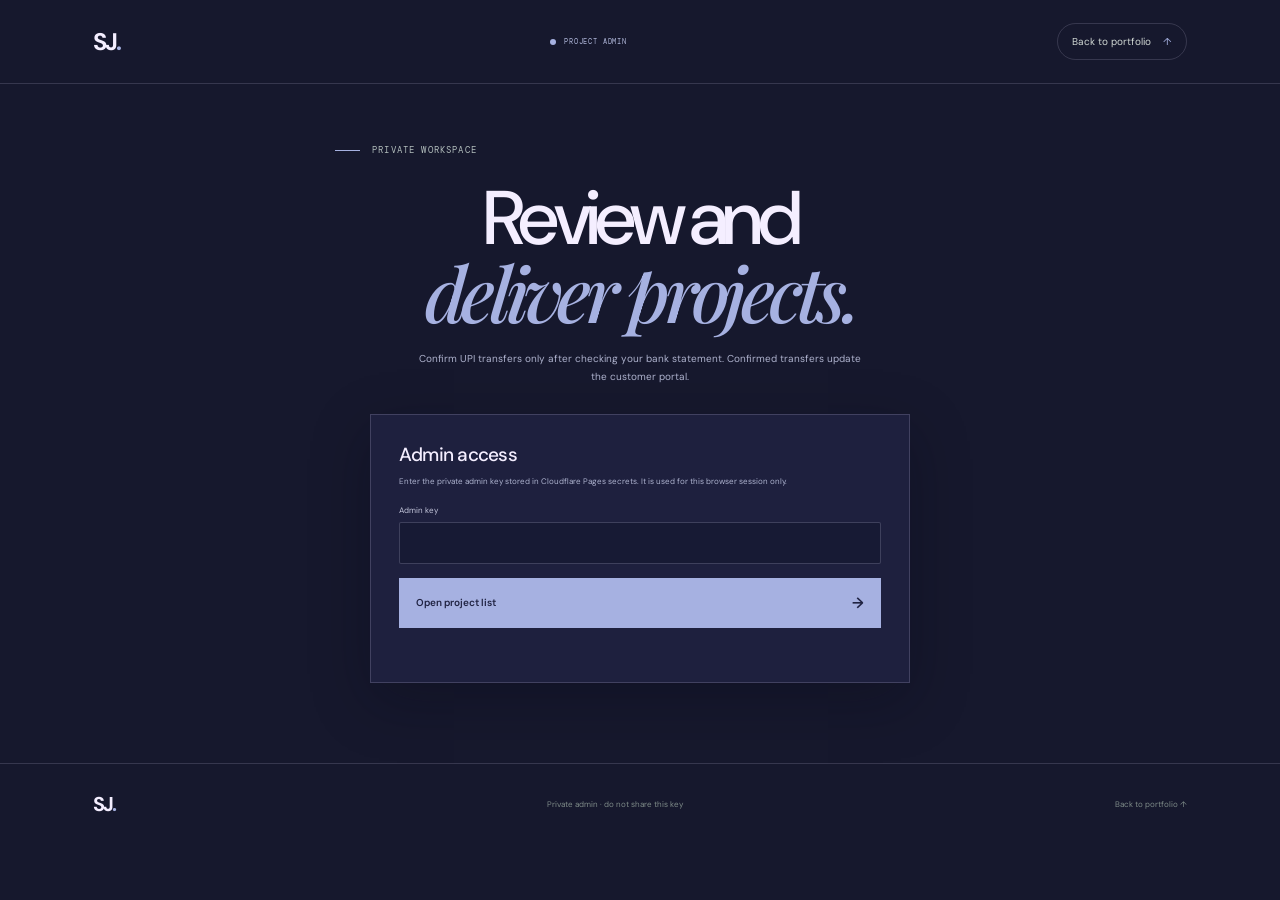
<file: admin.html>
<!doctype html>
<html lang="en">
  <head>
    <meta charset="utf-8" />
    <meta name="viewport" content="width=device-width, initial-scale=1" />
    <meta name="theme-color" content="#16182d" />
    <meta name="robots" content="noindex,nofollow" />
    <meta name="referrer" content="no-referrer" />
    <title>Project Admin — Sam Jebaraj S</title>
    <link rel="stylesheet" href="styles.css" />
    <link rel="stylesheet" href="booking.css" />
    <link rel="stylesheet" href="admin.css" />
    <script src="admin.js" defer></script>
  </head>
  <body>
    <div class="site-shell admin-shell">
      <header class="site-header">
        <a class="wordmark" href="index.html" aria-label="Sam Jebaraj S, home">SJ<span>.</span></a>
        <span class="admin-label"><i></i> PROJECT ADMIN</span>
        <a class="header-cta" href="index.html">Back to portfolio <span aria-hidden="true">↑</span></a>
      </header>
      <main class="admin-main section-pad">
        <section class="admin-heading"><p class="eyebrow"><span class="eyebrow-line"></span> Private workspace</p><h1>Review and<br /><em>deliver projects.</em></h1><p>Confirm UPI transfers only after checking your bank statement. Confirmed transfers update the customer portal.</p></section>
        <section class="admin-auth admin-card" id="admin-auth">
          <h2>Admin access</h2>
          <p>Enter the private admin key stored in Cloudflare Pages secrets. It is used for this browser session only.</p>
          <form id="admin-login-form"><label class="field"><span>Admin key</span><input id="admin-key" type="password" autocomplete="current-password" required minlength="32" /></label><button class="pay-button" type="submit"><span>Open project list</span><span aria-hidden="true">→</span></button></form>
          <p class="admin-message" id="admin-login-message" role="status" aria-live="polite"></p>
        </section>
        <section id="admin-dashboard" hidden>
          <div class="admin-toolbar"><div><span class="booking-label">BOOKINGS</span><h2>Customer projects</h2></div><button class="refresh-button" id="admin-refresh" type="button">Refresh list</button></div>
          <p class="admin-message" id="admin-message" role="status" aria-live="polite"></p>
          <div class="admin-project-list" id="admin-project-list"></div>
        </section>
      </main>
      <footer class="site-footer"><a class="wordmark" href="index.html">SJ<span>.</span></a><span>Private admin · do not share this key</span><span><a href="index.html">Back to portfolio ↑</a></span></footer>
    </div>
  </body>
</html>
</file>
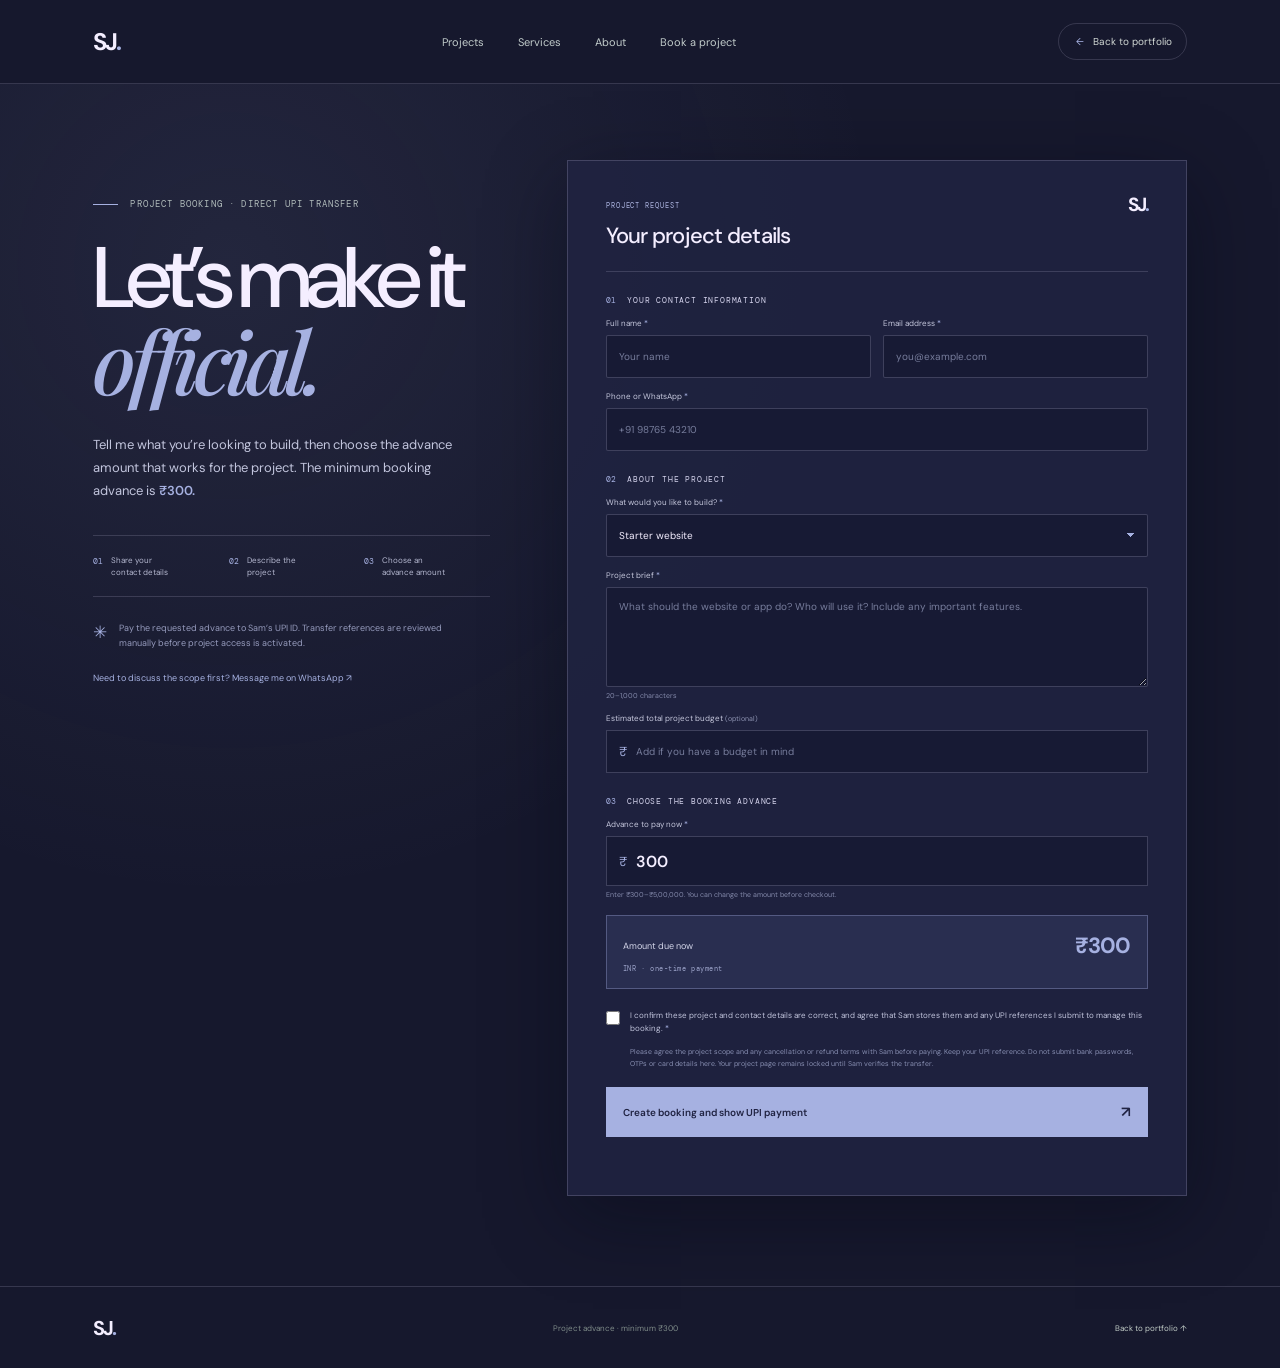
<file: booking.html>
<!doctype html>
<html lang="en">
  <head>
    <meta charset="utf-8" />
    <meta name="viewport" content="width=device-width, initial-scale=1" />
    <meta name="theme-color" content="#16182d" />
    <meta name="description" content="Share your project details and pay a project booking advance to Sam Jebaraj S by UPI." />
    <title>Book a Project — Sam Jebaraj S</title>
    <link rel="stylesheet" href="styles.css" />
    <link rel="stylesheet" href="booking.css" />
    <script src="config.js" defer></script>
    <script src="booking.js" defer></script>
  </head>
  <body>
    <div class="site-shell booking-shell">
      <header class="site-header">
        <a class="wordmark" href="index.html" aria-label="Sam Jebaraj S, home">SJ<span>.</span></a>
        <button class="menu-toggle" aria-expanded="false" aria-controls="booking-nav" aria-label="Open navigation"><span></span><span></span></button>
        <nav class="main-nav" id="booking-nav" aria-label="Main navigation">
          <a href="index.html#work">Projects</a>
          <a href="index.html#services">Services</a>
          <a href="index.html#about">About</a>
          <a class="nav-active" href="booking.html" aria-current="page">Book a project</a>
        </nav>
        <a class="header-cta" href="index.html"><span aria-hidden="true">←</span> Back to portfolio</a>
      </header>

      <main class="booking-main">
        <section class="booking-hero section-pad">
          <div class="booking-intro">
            <p class="eyebrow"><span class="eyebrow-line"></span> Project booking · direct UPI transfer</p>
            <h1>Let’s make it<br /><em>official.</em></h1>
            <p class="booking-lead">Tell me what you’re looking to build, then choose the advance amount that works for the project. The minimum booking advance is <strong>₹300.</strong></p>
            <div class="booking-steps">
              <div><span>01</span><p>Share your<br />contact details</p></div>
              <div><span>02</span><p>Describe the<br />project</p></div>
              <div><span>03</span><p>Choose an<br />advance amount</p></div>
            </div>
            <div class="booking-security"><span class="security-icon">✳</span><p>Pay the requested advance to Sam’s UPI ID. Transfer references are reviewed manually before project access is activated.</p></div>
            <a class="booking-whatsapp" data-booking-whatsapp href="#" hidden target="_blank" rel="noreferrer">Need to discuss the scope first? Message me on WhatsApp ↗</a>
          </div>

          <div class="booking-card">
            <div class="booking-card-heading"><div><span class="booking-label">PROJECT REQUEST</span><h2>Your project details</h2></div><span class="booking-card-mark">SJ<span>.</span></span></div>
            <form id="booking-form" novalidate>
              <div class="field-group-title"><span>01</span> Your contact information</div>
              <div class="field-grid">
                <label class="field"><span>Full name <b>*</b></span><input name="customerName" id="customer-name" autocomplete="name" maxlength="80" required placeholder="Your name" /></label>
                <label class="field"><span>Email address <b>*</b></span><input name="customerEmail" id="customer-email" type="email" autocomplete="email" maxlength="254" required placeholder="you@example.com" /></label>
                <label class="field field-full"><span>Phone or WhatsApp <b>*</b></span><input name="customerPhone" id="customer-phone" type="tel" autocomplete="tel" inputmode="tel" maxlength="24" required placeholder="+91 98765 43210" /></label>
              </div>

              <div class="field-group-title"><span>02</span> About the project</div>
              <div class="field-grid">
                <label class="field field-full"><span>What would you like to build? <b>*</b></span><select name="projectType" id="project-type" required><option value="starter">Starter website</option><option value="business">Business website</option><option value="custom">Online shop or custom web app</option></select></label>
                <label class="field field-full"><span>Project brief <b>*</b></span><textarea name="projectBrief" id="project-brief" minlength="20" maxlength="1000" required placeholder="What should the website or app do? Who will use it? Include any important features."></textarea><small>20–1,000 characters</small></label>
                <label class="field field-full"><span>Estimated total project budget <small>(optional)</small></span><div class="money-input"><span>₹</span><input name="projectBudget" id="project-budget" type="number" inputmode="numeric" min="0" max="10000000" step="1" placeholder="Add if you have a budget in mind" /></div></label>
              </div>

              <div class="field-group-title"><span>03</span> Choose the booking advance</div>
              <label class="field field-full"><span>Advance to pay now <b>*</b></span><div class="money-input money-input-advance"><span>₹</span><input name="advanceAmountRupees" id="advance-amount" type="number" inputmode="numeric" min="300" max="500000" step="1" value="300" required aria-describedby="advance-help" /></div><small id="advance-help">Enter ₹300–₹5,00,000. You can change the amount before checkout.</small></label>
              <div class="amount-summary"><span>Amount due now</span><strong id="amount-summary">₹300</strong><small>INR · one-time payment</small></div>

              <label class="booking-consent"><input id="booking-consent" type="checkbox" required /><span>I confirm these project and contact details are correct, and agree that Sam stores them and any UPI references I submit to manage this booking. <b>*</b></span></label>
              <p class="booking-terms">Please agree the project scope and any cancellation or refund terms with Sam before paying. Keep your UPI reference. Do not submit bank passwords, OTPs or card details here. Your project page remains locked until Sam verifies the transfer.</p>
              <button class="pay-button" id="pay-button" type="submit"><span class="pay-button-label">Create booking and show UPI payment</span><span aria-hidden="true">↗</span></button>
              <div class="payment-status" id="payment-status" role="status" aria-live="polite"></div>
              <section class="upi-panel" id="upi-panel" hidden aria-labelledby="upi-heading">
                <div class="upi-panel-heading"><span class="booking-label">MANUAL UPI TRANSFER</span><h3 id="upi-heading">Pay your booking advance</h3></div>
                <p>Transfer the exact amount below. Your project link is private; share it only with the customer.</p>
                <div class="upi-details"><span>Pay to</span><strong id="upi-id">samjebaraj2412-1@oksbi</strong><button class="copy-upi" id="copy-upi" type="button">Copy UPI ID</button></div>
                <div class="amount-summary"><span>Transfer this advance</span><strong id="upi-amount">₹300</strong><small>Use the project reference in the UPI note if your app allows it.</small></div>
                <a class="pay-button upi-launch" id="upi-launch" href="#" rel="noreferrer"><span>Open your UPI app</span><span aria-hidden="true">↗</span></a>
                <p class="upi-reminder">After transfer, open the project page and submit the UPI reference (UTR). It will stay pending until Sam checks the bank transaction.</p>
                <a class="portal-link" id="portal-link" href="#">Open private project page ↗</a>
              </section>
            </form>
          </div>
        </section>
      </main>

      <footer class="site-footer"><a class="wordmark" href="index.html" aria-label="Back to portfolio">SJ<span>.</span></a><span>Project advance · minimum ₹300</span><span><a href="index.html">Back to portfolio ↑</a></span></footer>
    </div>
  </body>
</html>
</file>
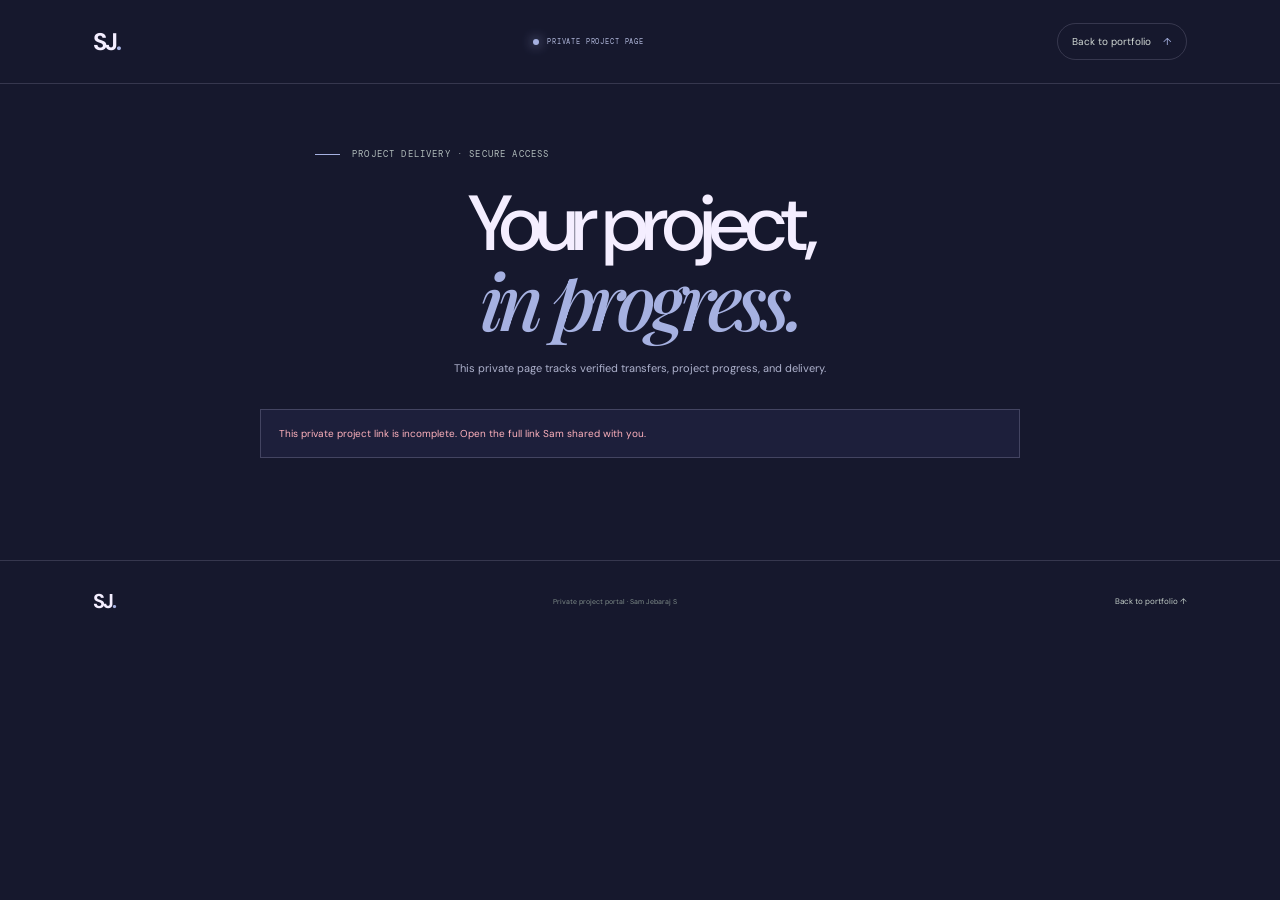
<file: project.html>
<!doctype html>
<html lang="en">
  <head>
    <meta charset="utf-8" />
    <meta name="viewport" content="width=device-width, initial-scale=1" />
    <meta name="theme-color" content="#16182d" />
    <meta name="robots" content="noindex,nofollow" />
    <meta name="referrer" content="no-referrer" />
    <meta name="description" content="Private project progress and delivery portal." />
    <title>Private Project Portal — Sam Jebaraj S</title>
    <link rel="stylesheet" href="styles.css" />
    <link rel="stylesheet" href="booking.css" />
    <link rel="stylesheet" href="project.css" />
    <script src="config.js" defer></script>
    <script src="project.js" defer></script>
  </head>
  <body>
    <div class="site-shell portal-shell">
      <header class="site-header portal-header">
        <a class="wordmark" href="index.html" aria-label="Sam Jebaraj S, home">SJ<span>.</span></a>
        <span class="portal-private-label"><i></i> PRIVATE PROJECT PAGE</span>
        <a class="header-cta" href="index.html">Back to portfolio <span aria-hidden="true">↑</span></a>
      </header>

      <main class="portal-main section-pad">
        <section class="portal-heading">
          <p class="eyebrow"><span class="eyebrow-line"></span> Project delivery · secure access</p>
          <h1 id="portal-title">Your project,<br /><em>in progress.</em></h1>
          <p class="portal-lead">This private page tracks verified transfers, project progress, and delivery.</p>
        </section>

        <p class="portal-message" id="portal-message" role="status" aria-live="polite">Loading your private project page…</p>

        <section class="portal-content" id="portal-content" hidden>
          <div class="project-overview portal-card">
            <div class="project-overview-top"><span class="booking-label">PROJECT REFERENCE</span><span id="project-reference" class="reference-code"></span></div>
            <h2 id="project-greeting"></h2>
            <p class="project-brief" id="project-brief"></p>
            <div class="project-overview-bottom"><span id="project-kind"></span><span id="project-created"></span></div>
          </div>

          <div class="portal-stats">
            <article class="portal-stat"><span>Verified payments</span><strong id="paid-amount">₹0</strong><small>Only Sam-confirmed UPI transfers count here</small></article>
            <article class="portal-stat"><span>Agreed project price</span><strong id="total-amount">Awaiting quote</strong><small id="quote-caption">Sam will add the confirmed scope and price</small></article>
            <article class="portal-stat portal-stat-accent"><span>Remaining balance</span><strong id="due-amount">—</strong><small id="due-caption">Updates after payment review</small></article>
          </div>

          <section class="portal-card transfer-card" id="transfer-card">
            <div class="portal-section-heading"><div><span class="booking-label">UPI TRANSFER</span><h2 id="transfer-title">Booking advance</h2></div><span class="portal-step">01</span></div>
            <div class="transfer-instructions" id="transfer-instructions"></div>
            <div class="upi-details portal-upi-details"><span>Pay to</span><strong id="portal-upi-id"></strong><button class="copy-upi" id="portal-copy-upi" type="button">Copy UPI ID</button></div>
            <div class="amount-summary"><span id="transfer-amount-label">Requested transfer</span><strong id="transfer-amount">—</strong><small>INR · direct UPI transfer</small></div>
            <a class="pay-button upi-launch" id="portal-upi-launch" href="#"><span>Open your UPI app</span><span aria-hidden="true">↗</span></a>
            <form class="utr-form" id="utr-form">
              <label class="field"><span>Amount transferred (₹) <b>*</b></span><input id="utr-amount" type="number" min="1" max="10000000" step="1" required inputmode="numeric" /></label>
              <label class="field"><span>UPI transaction reference / UTR <b>*</b></span><input id="utr-reference" type="text" maxlength="50" required autocomplete="off" placeholder="Enter the reference from your UPI app" /></label>
              <button class="pay-button" id="report-button" type="submit"><span>Submit transfer reference for review</span><span aria-hidden="true">→</span></button>
              <p class="portal-small-print">Submitting a UTR does not mark a payment as received. Sam checks the actual bank transaction before confirming it.</p>
            </form>
            <p class="reported-notice" id="reported-notice" hidden></p>
          </section>

          <section class="portal-card media-card" id="preview-card" hidden>
            <div class="portal-section-heading"><div><span class="booking-label">PROJECT PREVIEW</span><h2>Your progress video</h2></div><span class="media-access media-access-open">AVAILABLE</span></div>
            <p>Preview access is active after the booking advance has been verified.</p>
            <video id="preview-video" controls playsinline preload="metadata" controlslist="nodownload" referrerpolicy="no-referrer"></video>
          </section>

          <section class="portal-card media-card final-card" id="final-card" hidden>
            <div class="portal-section-heading"><div><span class="booking-label">FINAL DELIVERY</span><h2>Your finished project</h2></div><span class="media-access media-access-open">UNLOCKED</span></div>
            <p>All payments have been verified. Your final video is ready to view and download.</p>
            <video id="final-video" controls playsinline preload="metadata" referrerpolicy="no-referrer"></video>
            <a class="pay-button download-button" id="download-final" href="#" download><span>Download final project video</span><span aria-hidden="true">↓</span></a>
          </section>

          <section class="portal-card payment-history-card">
            <div class="portal-section-heading"><div><span class="booking-label">PAYMENT HISTORY</span><h2>Transfer activity</h2></div><button class="refresh-button" id="refresh-portal" type="button">Refresh status</button></div>
            <div class="payment-history" id="payment-history"></div>
          </section>
          <p class="portal-help">Questions about scope, transfer checks or the delivery? <a data-portal-whatsapp href="#" target="_blank" rel="noreferrer">Message Sam on WhatsApp ↗</a></p>
        </section>
      </main>

      <footer class="site-footer"><a class="wordmark" href="index.html">SJ<span>.</span></a><span>Private project portal · Sam Jebaraj S</span><span><a href="index.html">Back to portfolio ↑</a></span></footer>
    </div>
  </body>
</html>
</file>
<file: styles.css>
@import url('https://fonts.googleapis.com/css2?family=DM+Mono:wght@400;500&family=DM+Sans:wght@400;500;600;700&family=Playfair+Display:ital,wght@1,500&display=swap');

:root{--bg:#16182d;--panel:#202342;--panel-2:#292e50;--ink:#F4EEFF;--muted:#DCD6F7;--dim:#A6B1E1;--line:rgba(220,214,247,.16);--acid:#A6B1E1;--mint:#DCD6F7;--deep:#424874;--sans:'DM Sans',Arial,sans-serif;--mono:'DM Mono',monospace;--serif:'Playfair Display',Georgia,serif;--pad:clamp(24px,7.3vw,112px)}
*{box-sizing:border-box}html{scroll-behavior:smooth;scroll-padding-top:88px}body{margin:0;background:var(--bg);color:var(--ink);font-family:var(--sans);-webkit-font-smoothing:antialiased}a{color:inherit;text-decoration:none}button{font:inherit}[hidden]{display:none!important}.site-shell{max-width:1600px;margin:0 auto;overflow:hidden;background:var(--bg)}.section-pad{padding-left:var(--pad);padding-right:var(--pad)}
.site-header{height:84px;padding:0 var(--pad);display:flex;align-items:center;justify-content:space-between;border-bottom:1px solid var(--line);position:relative;z-index:10}.wordmark{font-size:24px;font-weight:700;letter-spacing:-2px}.wordmark span{color:var(--acid)}.main-nav{display:flex;gap:34px}.main-nav a{font-size:11px;color:#c1cbca;transition:color .2s}.main-nav a:hover,.social-row a:hover,.github-bar a:hover{color:var(--acid)}.header-cta{display:flex;align-items:center;gap:9px;padding:11px 14px;border:1px solid var(--line);border-radius:30px;font-size:10px;color:#d1d8d4}.header-cta>span:last-child{color:var(--acid);margin-left:3px}.status-dot,.chip-dot{width:7px;height:7px;border-radius:50%;background:var(--acid);box-shadow:0 0 12px #A6B1E188;display:inline-block}.menu-toggle{display:none}
.hero{min-height:720px;height:min(790px,calc(100svh - 84px));display:grid;grid-template-columns:.9fr 1.1fr;align-items:center;position:relative;border-bottom:1px solid var(--line);padding-bottom:35px}.hero-copy{position:relative;z-index:2;padding:45px 0 20px}.eyebrow{font:9px var(--mono);text-transform:uppercase;letter-spacing:.13em;color:#b1bcbb;display:flex;align-items:center;gap:12px;margin:0 0 27px}.eyebrow-line{height:1px;width:25px;background:var(--acid);display:inline-block}.hero h1,.section-heading h2,.about-content h2,.contact-section h2{font-size:clamp(58px,7vw,100px);line-height:.98;letter-spacing:-.075em;font-weight:500;margin:0}.hero h1 em,.section-heading h2 em,.about-content h2 em,.contact-section h2 em{font-family:var(--serif);font-weight:500;letter-spacing:-.075em;color:var(--acid)}.hero-intro{max-width:430px;font-size:14px;line-height:1.8;color:#b3bfbe;margin:28px 0}.hero-actions{display:flex;align-items:center;gap:25px;flex-wrap:wrap}.button{display:inline-flex;align-items:center;gap:20px;padding:15px 19px;font-size:10px;font-weight:600;transition:transform .2s,background .2s,border-color .2s}.button:hover{transform:translateY(-3px)}.button-primary{color:#202342;background:var(--acid)}.button-primary span{font-size:15px}.text-link{font-size:10px;color:#F4EEFF;transition:color .2s}.text-link:hover{color:var(--acid)}.text-link span{color:var(--acid);padding-left:4px}.hero-proof{display:flex;align-items:center;gap:10px;margin-top:38px;font:8px var(--mono);letter-spacing:.06em;text-transform:uppercase;color:#879493}.proof-mark{font-size:17px;color:var(--acid)}.proof-sep{color:#586769}
.hero-art{height:100%;min-height:590px;position:relative;display:grid;place-items:center;perspective:1000px;overflow:hidden}.art-grid{position:absolute;inset:12% -5%;opacity:.23;background-image:linear-gradient(rgba(220,214,247,.07) 1px,transparent 1px),linear-gradient(90deg,rgba(220,214,247,.07) 1px,transparent 1px);background-size:45px 45px;mask-image:radial-gradient(ellipse at center,#000 15%,transparent 76%)}.art-glow{position:absolute;width:390px;height:390px;border-radius:50%;background:radial-gradient(circle,rgba(166,177,225,.24),rgba(66,72,116,.08) 46%,transparent 72%);filter:blur(13px);animation:glow 5s ease-in-out infinite alternate}.orbit{position:absolute;border:1px solid rgba(220,214,247,.18);border-radius:50%;transform:rotate(-25deg)}.orbit-one{width:min(90%,550px);height:185px}.orbit-two{width:min(83%,500px);height:290px;transform:rotate(51deg)}.orbit-three{width:min(74%,440px);height:390px;transform:rotate(78deg);border-color:rgba(166,177,225,.24)}.scene{position:relative;width:300px;height:300px;z-index:2;transform-style:preserve-3d;transform:rotateX(var(--tilt-y,-8deg)) rotateY(var(--tilt-x,-25deg));transition:transform .25s ease-out}.cube-wrap{width:230px;height:230px;position:absolute;inset:35px;perspective:950px}.cube{position:absolute;width:230px;height:230px;transform-style:preserve-3d;animation:cube-spin 21s linear infinite}.cube-face{position:absolute;width:230px;height:230px;border:1px solid rgba(232,255,226,.38);backface-visibility:visible;display:flex;flex-direction:column;justify-content:space-between;padding:21px;overflow:hidden}.face-front{transform:translateZ(115px);background:linear-gradient(145deg,rgba(244,238,255,.72),rgba(166,177,225,.65) 48%,rgba(66,72,116,.86));box-shadow:inset 0 0 55px #DCD6F733}.face-front:before{content:'';position:absolute;width:155px;height:155px;border:1px solid #ffffff55;border-radius:50%;top:33px;left:35px;box-shadow:inset 0 0 35px #ffffff14}.face-back{transform:rotateY(180deg) translateZ(115px);background:linear-gradient(35deg,#424874,#DCD6F7);align-items:center;justify-content:center}.face-right{transform:rotateY(90deg) translateZ(115px);background:linear-gradient(145deg,#DCD6F7,#A6B1E1);color:#272b4b}.face-left{transform:rotateY(-90deg) translateZ(115px);background:linear-gradient(145deg,#A6B1E1,#424874);color:#252a48;align-items:center;justify-content:center}.face-top{transform:rotateX(90deg) translateZ(115px);background:linear-gradient(135deg,#F4EEFF,#A6B1E1);align-items:center;justify-content:center}.face-bottom{transform:rotateX(-90deg) translateZ(115px);background:linear-gradient(135deg,#424874,#DCD6F7);align-items:center;justify-content:center}.face-index,.face-caption,.bottom-mark{font:8px var(--mono);letter-spacing:.12em;position:relative;z-index:1}.face-glyph{font-size:65px;line-height:.8;position:relative;z-index:1;text-align:center}.face-caption{text-align:right;align-self:flex-end}.face-right .face-glyph{align-self:flex-end}.top-orb{width:80px;height:80px;border-radius:50%;background:radial-gradient(circle at 30% 25%,#fff,#F4EEFF 20%,#A6B1E1 60%,#424874);box-shadow:0 0 45px #fff6}.bottom-mark{color:#fff}.profile-card{position:absolute;z-index:4;left:6%;bottom:12%;display:grid;grid-template-columns:1fr auto;gap:9px;width:174px;padding:8px;background:rgba(32,35,66,.9);backdrop-filter:blur(14px);border:1px solid rgba(220,214,247,.25);box-shadow:0 16px 55px #0006;transform:rotate(-4deg)}.profile-avatar{width:158px;height:142px;grid-column:1/-1;object-fit:cover;object-position:50% 20%;border-radius:2px;background:#DCD6F7}.profile-caption{display:flex;flex-direction:column;gap:4px}.profile-caption strong{font-size:10px;font-weight:600}.profile-caption small{font-size:8px;color:#aab9b4}.profile-arrow{color:var(--acid);font-size:13px;align-self:end;margin:0 3px 2px 0}.floating-chip{position:absolute;z-index:3;padding:11px 13px;background:rgba(20,31,31,.77);backdrop-filter:blur(12px);border:1px solid rgba(255,255,255,.16);box-shadow:0 15px 45px #0005;font:8px var(--mono);color:#c9d3cd;display:flex;align-items:center;gap:8px}.chip-one{right:5%;top:21%;transform:rotate(7deg)}.chip-two{right:4%;bottom:29%;transform:rotate(-5deg)}.chip-spark{color:var(--acid);font-size:17px}.floating-chip i{color:#70847b;font-style:normal}.art-caption{position:absolute;right:1%;bottom:6%;display:flex;gap:15px;font:7px var(--mono);color:#788786;letter-spacing:.08em}.hero-bottom{position:absolute;bottom:22px;left:var(--pad);right:var(--pad);display:flex;justify-content:space-between;font:8px var(--mono);letter-spacing:.06em;text-transform:uppercase;color:#7f8d8c}.hero-bottom a{color:#bdc8c3}.hero-bottom a span{color:var(--acid);padding-left:6px}
.ticker{overflow:hidden;white-space:nowrap;border-bottom:1px solid var(--line);padding:15px 0;color:#DCD6F7}.ticker-track{display:flex;align-items:center;justify-content:space-around;gap:35px;width:max-content;min-width:100%;animation:ticker 32s linear infinite;font:italic 16px var(--serif)}.ticker-track i{color:var(--acid);font:normal 15px var(--sans)}
.work-section{padding-top:125px;padding-bottom:128px}.section-heading{display:flex;justify-content:space-between;align-items:flex-end;margin-bottom:52px}.section-heading .eyebrow{margin-bottom:23px}.section-heading h2,.about-content h2{font-size:clamp(48px,6.1vw,78px);line-height:1}.heading-aside{max-width:270px;color:#99a6a5;font-size:11px;line-height:1.8;margin:0 2% 5px 25px}.project-grid{display:grid;grid-template-columns:1fr 1fr;gap:49px 20px}.project-wide{grid-column:1/-1}.project-visual{height:335px;position:relative;display:block;overflow:hidden;isolation:isolate;background:#424874;transition:transform .35s}.project-wide .project-visual{height:430px}.project-visual:hover{transform:translateY(-4px)}.project-visual img{position:absolute;inset:0;width:100%;height:100%;object-fit:cover;object-position:top center;transition:transform .6s;z-index:-2}.project-visual:hover img{transform:scale(1.035)}.image-wash{position:absolute;inset:0;z-index:-1;background:linear-gradient(90deg,rgba(7,18,20,.82),rgba(8,20,20,.22) 61%,rgba(8,18,18,.36)),linear-gradient(0deg,rgba(5,13,14,.5),transparent 50%)}.visual-label,.visual-number,.visual-project-name,.visual-open{position:absolute;z-index:1}.visual-label,.visual-number{font:8px var(--mono);letter-spacing:.12em;text-transform:uppercase}.visual-label{left:24px;top:23px;color:#F4EEFF}.visual-number{right:23px;top:23px;color:#DCD6F7}.visual-project-name{left:7%;bottom:14%;font-size:clamp(28px,4vw,52px);font-weight:500;line-height:.96;letter-spacing:-.06em}.visual-open{right:24px;bottom:23px;font-size:9px;color:#F4EEFF}.visual-icecream{background:linear-gradient(120deg,#424874,#A6B1E1)}.visual-event{background:linear-gradient(120deg,#424874,#A6B1E1)}.visual-secure{background:radial-gradient(ellipse at 70% 20%,#424874,#292e50 72%)}.visual-secure:before{content:'';position:absolute;inset:0;background-image:linear-gradient(#fff0 97%,#ffffff0a 98%),linear-gradient(90deg,#fff0 97%,#ffffff0a 98%);background-size:40px 40px;z-index:-1}.dashboard-mock{position:absolute;width:68%;height:67%;right:9%;top:17%;background:#F4EEFF;border-radius:8px;box-shadow:0 20px 60px #0007;transform:perspective(900px) rotateY(-9deg) rotateX(2deg);display:flex;overflow:hidden}.mock-sidebar{width:14%;background:#424874;display:flex;flex-direction:column;align-items:center;gap:14px;padding:14px 4px}.mock-sidebar b{font:11px var(--sans);color:#A6B1E1;margin-bottom:12px}.mock-sidebar i{width:12px;height:12px;border-radius:3px;background:#A6B1E1}.mock-main{flex:1;padding:15px;color:#424874}.mock-topline{display:block;width:35%;height:5px;background:#d1dbd3;border-radius:5px;margin:1px 0 15px auto}.mock-title{font:600 clamp(8px,1.2vw,13px) var(--sans);display:block}.mock-metrics{display:flex;gap:8px;margin:13px 0}.mock-metrics i{height:39px;flex:1;background:#F4EEFF;border:1px solid #DCD6F7;border-radius:4px}.mock-metrics i:first-child{background:#DCD6F7}.mock-table{display:grid;grid-template-columns:repeat(2,1fr);gap:7px}.mock-table b{height:12px;background:#DCD6F7;border-radius:3px}.mock-table b:nth-child(2n){background:#F4EEFF}.mock-shield{position:absolute;right:13%;bottom:11%;width:47px;height:54px;display:grid;place-items:center;color:#424874;font-size:23px;background:var(--acid);clip-path:polygon(50% 0,95% 18%,90% 70%,50% 100%,10% 70%,5% 18%);box-shadow:0 10px 25px #0004}.visual-secure .visual-label{color:#F4EEFF}.project-meta{display:flex;align-items:center;gap:12px;padding-top:16px;position:relative;min-height:70px}.project-meta h3{font-size:13px;font-weight:500;margin:0 0 6px}.project-meta p{font-size:9px;line-height:1.6;color:#97a3a2;margin:0;max-width:410px}.project-tags{display:flex;gap:5px;margin-left:auto;flex-wrap:wrap;justify-content:flex-end;padding-right:1px}.project-tags span{border:1px solid var(--line);border-radius:20px;padding:6px 9px;color:#aeb9b5;font-size:7px;white-space:nowrap}.project-stats{font:7px var(--mono);color:#A6B1E1;white-space:nowrap}.github-bar{display:flex;justify-content:space-between;align-items:center;padding-top:18px;border-top:1px solid var(--line);margin-top:25px;font-size:9px;color:#929f9d}.github-bar>span{display:flex;align-items:center;gap:9px}.github-bar .status-dot{width:6px;height:6px}.github-bar a{color:#F4EEFF}.github-bar a span{color:var(--acid);padding-left:5px}
.services-section{padding-top:104px;padding-bottom:126px;background:#1b1e3b;border-top:1px solid var(--line);border-bottom:1px solid var(--line)}.services-section .section-heading{margin-bottom:40px}.price-grid{display:grid;grid-template-columns:repeat(3,1fr);gap:14px;align-items:stretch}.price-card{position:relative;display:flex;flex-direction:column;min-height:430px;padding:25px 22px 20px;border:1px solid var(--line);background:#202342}.price-featured{border-color:#A6B1E177;background:linear-gradient(160deg,#424874,#252a48 60%)}.price-ribbon{position:absolute;right:0;top:0;background:var(--acid);color:#242842;font:7px var(--mono);letter-spacing:.1em;padding:7px 10px}.price-top{display:flex;justify-content:space-between;align-items:center;color:#DCD6F7}.price-index{font:8px var(--mono);letter-spacing:.12em}.price-icon{font-size:17px;color:var(--acid)}.price-card h3{font-size:21px;font-weight:500;letter-spacing:-.04em;margin:28px 0 8px}.price-desc{font-size:10px;line-height:1.7;color:#a1adab;min-height:50px;margin:0}.price-from{font:8px var(--mono);text-transform:uppercase;letter-spacing:.1em;color:#8c9a97;margin:22px 0 6px}.price-amount{font-size:34px;font-weight:600;letter-spacing:-.06em;color:var(--acid);margin:0}.price-card ul{list-style:none;padding:15px 0 18px;margin:8px 0 0;border-top:1px solid var(--line);display:grid;gap:10px}.price-card li{font-size:9px;color:#ccd3ce}.price-card li:before{content:'✳';color:var(--acid);font-size:9px;margin-right:9px}.price-button{margin-top:auto;display:flex;align-items:center;justify-content:space-between;border-top:1px solid var(--line);padding-top:14px;font-size:9px;color:#F4EEFF}.price-button span{color:var(--acid);font-size:14px}.pricing-note{font-size:8px;line-height:1.7;color:#7f8d8a;margin:19px 0 0}
.about-section{padding-top:42px;padding-bottom:34px;border-bottom:1px solid var(--line)}.about-top{display:flex;justify-content:space-between;align-items:flex-start}.about-stamp{font:7px/1.5 var(--mono);letter-spacing:.12em;color:#849390;text-align:right;transform:rotate(5deg)}.about-stamp b{display:block;color:var(--acid);font:22px var(--sans);margin-top:3px}.about-content{display:grid;grid-template-columns:1fr .7fr;align-items:end;gap:10%;padding:55px 0 64px}.about-content h2{font-size:clamp(46px,6vw,78px)}.about-copy{max-width:400px}.about-copy p{font-size:10px;line-height:1.85;color:#a1adab}.about-copy .about-lead{font-size:14px;line-height:1.7;color:#F4EEFF;margin:0 0 16px}.capabilities{display:flex;flex-wrap:wrap;gap:7px;margin-top:20px}.capabilities span{padding:7px 9px;border:1px solid var(--line);border-radius:18px;color:#b7c2bd;font-size:8px}.resume-link{display:inline-flex;align-items:center;gap:18px;margin-top:27px;border-bottom:1px solid #798882;padding-bottom:7px;font-size:9px;color:#DCD6F7}.resume-link span{color:var(--acid)}.about-foot{padding:17px 0 4px;border-top:1px solid var(--line);display:flex;justify-content:space-between;color:#899693;font:8px var(--mono);letter-spacing:.04em}.about-foot>span:last-child{display:flex;align-items:center;gap:9px}
.contact-section{min-height:525px;position:relative;padding-top:92px;padding-bottom:80px;overflow:hidden}.contact-section .eyebrow{margin-bottom:21px}.contact-section h2{font-size:clamp(66px,9vw,116px);position:relative;z-index:1}.contact-intro{font-size:11px;line-height:1.75;max-width:350px;color:#a5b2ae;margin:20px 0 19px}.contact-actions{display:flex;gap:10px;flex-wrap:wrap;position:relative;z-index:1}.button-outline{border:1px solid #ffffff42;color:#F4EEFF}.button-outline span{color:var(--acid)}.contact-orb{position:absolute;width:300px;height:300px;border-radius:50%;right:13%;top:13%;background:radial-gradient(circle at 33% 28%,#F4EEFF,#A6B1E1 18%,#A6B1E1 52%,#424874 72%,transparent 73%);filter:drop-shadow(0 25px 45px #0008);animation:orb-float 5.5s ease-in-out infinite}.contact-orb:after{content:'';position:absolute;inset:18px;border:1px solid #A6B1E162;border-radius:50%;transform:rotateX(69deg) rotateZ(-27deg) scale(1.4)}.contact-orb span{position:absolute;left:46%;top:42%;font-size:32px;color:#292e50;text-shadow:0 1px #fff7}.social-row{position:relative;z-index:1;display:flex;gap:23px;margin-top:29px;flex-wrap:wrap}.social-row a{font:8px var(--mono);color:#aeb9b4}.social-row a span{color:var(--acid);padding-left:3px}.contact-bottom{position:absolute;bottom:22px;left:var(--pad);right:var(--pad);border-top:1px solid var(--line);padding-top:13px;display:flex;justify-content:space-between;color:#828f8e;font-size:8px}.contact-bottom a{color:#c3cec8}.site-footer{height:82px;padding:0 var(--pad);border-top:1px solid var(--line);display:flex;align-items:center;justify-content:space-between;color:#7f8c89;font-size:8px}.site-footer .wordmark{color:var(--ink);font-size:20px}.reveal{opacity:0;transform:translateY(19px);transition:opacity .7s ease,transform .7s ease}.reveal.is-visible{opacity:1;transform:translateY(0)}
@keyframes cube-spin{0%{transform:rotateX(-15deg) rotateY(0deg)}100%{transform:rotateX(-15deg) rotateY(360deg)}}@keyframes glow{to{transform:scale(1.14);opacity:.7}}@keyframes orb-float{0%,100%{transform:translateY(0) rotate(-7deg)}50%{transform:translateY(-13px) rotate(2deg)}}@keyframes ticker{to{transform:translateX(-50%)}}
@media(max-width:920px){:root{--pad:clamp(22px,5vw,50px)}.hero{grid-template-columns:.95fr 1.05fr;min-height:650px}.hero h1{font-size:clamp(56px,8vw,82px)}.hero-art{min-height:520px}.scene{transform:scale(.84) rotateX(var(--tilt-y,-8deg)) rotateY(var(--tilt-x,-25deg))}.profile-card{left:0;bottom:13%}.chip-one{right:0}.chip-two{right:0;bottom:27%}.section-heading h2,.about-content h2{font-size:clamp(46px,7vw,67px)}.project-visual{height:290px}.project-wide .project-visual{height:370px}.project-tags{display:none}.contact-orb{right:5%;opacity:.82}}
@media(max-width:650px){html{scroll-padding-top:72px}.site-header{height:68px}.main-nav{display:none;position:absolute;top:67px;left:0;right:0;margin:0;padding:20px var(--pad) 25px;background:#202342;border-bottom:1px solid var(--line);flex-direction:column;gap:21px}.main-nav.is-open{display:flex}.menu-toggle{display:flex;flex-direction:column;gap:5px;justify-content:center;order:3;width:38px;height:38px;border:1px solid var(--line);background:transparent}.menu-toggle span{width:15px;height:1px;background:var(--ink);margin:auto}.header-cta{margin-left:auto;margin-right:12px;padding:9px 10px;font-size:8px}.hero{height:auto;min-height:0;padding-top:48px;padding-bottom:51px;display:flex;flex-direction:column;align-items:stretch}.hero-copy{padding:0}.eyebrow{font-size:8px;margin-bottom:20px}.hero h1{font-size:clamp(58px,15vw,84px)}.hero-intro{font-size:12px;max-width:365px;margin:19px 0}.hero-actions{gap:16px}.button{padding:13px 14px;font-size:9px}.hero-proof{margin-top:25px;font-size:7px}.hero-art{min-height:360px;margin:5px -13px 0}.scene{transform:scale(.68) rotateX(var(--tilt-y,-8deg)) rotateY(var(--tilt-x,-25deg))}.orbit-one{width:94%;height:137px}.orbit-two{width:91%;height:220px}.orbit-three{width:78%;height:315px}.art-glow{width:270px;height:270px}.profile-card{left:2%;bottom:10%;width:125px;padding:6px;gap:7px}.profile-avatar{width:111px;height:105px}.profile-caption strong{font-size:8px}.profile-caption small{font-size:7px}.profile-arrow{font-size:11px}.floating-chip{font-size:7px;padding:9px}.chip-one{top:16%;right:2%}.chip-two{bottom:25%;right:1%}.art-caption{right:2%;bottom:5%;font-size:6px;gap:8px}.hero-bottom{bottom:18px;font-size:7px}.ticker{padding:12px 0}.ticker-track{font-size:14px;gap:24px}.work-section{padding-top:80px;padding-bottom:87px}.section-heading{display:block;margin-bottom:34px}.section-heading h2,.about-content h2{font-size:clamp(45px,12vw,64px)}.heading-aside{margin:18px 0 0;max-width:340px;font-size:10px}.project-grid{grid-template-columns:1fr;gap:34px}.project-wide{grid-column:auto}.project-visual,.project-wide .project-visual{height:290px}.visual-icecream{height:330px!important}.visual-label{left:15px;top:16px;font-size:6px}.visual-number{right:15px;top:16px;font-size:7px}.visual-project-name{left:7%;bottom:15%;font-size:37px}.visual-open{right:15px;bottom:15px;font-size:8px}.project-meta{align-items:flex-start;padding-top:13px;min-height:62px}.project-meta h3{font-size:12px}.project-meta p{font-size:8px;max-width:280px}.project-stats{font-size:6px;margin-left:auto}.github-bar{font-size:7px;gap:10px}.services-section{padding-top:74px;padding-bottom:84px}.services-section .section-heading{margin-bottom:30px}.price-grid{grid-template-columns:1fr;gap:10px}.price-card{min-height:0;padding:21px 18px 17px}.price-card h3{font-size:19px;margin:21px 0 7px}.price-desc{min-height:0;max-width:330px}.price-from{margin:15px 0 4px}.price-amount{font-size:30px}.price-card ul{padding:13px 0 14px;gap:8px}.price-card li{font-size:8px}.price-button{font-size:8px}.pricing-note{font-size:7px}.about-section{padding-top:33px}.about-content{grid-template-columns:1fr;gap:22px;padding:34px 0 42px}.about-copy{max-width:450px}.about-copy .about-lead{font-size:13px}.about-copy p{font-size:9px}.about-foot{font-size:6px;gap:14px;line-height:1.7}.about-foot span:last-child{text-align:right}.contact-section{min-height:475px;padding-top:72px;padding-bottom:77px}.contact-section h2{font-size:clamp(61px,14vw,86px)}.contact-intro{font-size:10px;max-width:300px}.contact-orb{width:180px;height:180px;top:44%;right:1%;opacity:.55}.contact-actions{gap:8px}.social-row{gap:15px;margin-top:23px}.social-row a{font-size:7px}.contact-bottom{font-size:7px}.site-footer{height:70px;font-size:7px}.site-footer .wordmark{font-size:18px}}
@media(prefers-reduced-motion:reduce){*,*::before,*::after{scroll-behavior:auto!important;animation-duration:.01ms!important;animation-iteration-count:1!important;transition-duration:.01ms!important}.reveal{opacity:1;transform:none}}
</file>
<file: booking.css>
.booking-main{background:radial-gradient(ellipse at 18% 15%,rgba(166,177,225,.09),transparent 44%),var(--bg)}.booking-shell{min-height:100vh}.booking-hero{display:grid;grid-template-columns:.78fr 1.22fr;gap:clamp(32px,6vw,92px);align-items:start;padding-top:76px;padding-bottom:90px}.booking-intro{position:sticky;top:40px;padding-top:38px}.booking-intro h1{font-size:clamp(54px,6.7vw,88px);line-height:.96;letter-spacing:-.075em;font-weight:500;margin:0}.booking-intro h1 em{font-family:var(--serif);font-weight:500;color:var(--acid)}.booking-lead{max-width:390px;color:#c2c5dd;font-size:13px;line-height:1.8;margin:25px 0 32px}.booking-lead strong{color:var(--acid);font-weight:600}.booking-steps{display:grid;grid-template-columns:repeat(3,1fr);gap:10px;border-top:1px solid var(--line);border-bottom:1px solid var(--line);padding:18px 0}.booking-steps div{display:flex;align-items:flex-start;gap:8px}.booking-steps span{font:8px var(--mono);color:var(--acid);padding-top:2px}.booking-steps p{font-size:8px;line-height:1.5;color:#b5b8d0;margin:0}.booking-security{display:flex;gap:12px;align-items:flex-start;margin-top:24px;max-width:365px}.security-icon{color:var(--acid);font-size:17px}.booking-security p{font-size:9px;line-height:1.7;color:#969bbd;margin:0}.booking-whatsapp{display:inline-block;margin-top:20px;color:var(--acid);font-size:9px;line-height:1.6}.booking-card{position:relative;padding:31px clamp(20px,3vw,38px) 29px;background:rgba(32,35,66,.83);border:1px solid rgba(220,214,247,.19);box-shadow:0 22px 75px #06071366}.booking-card-heading{display:flex;justify-content:space-between;align-items:flex-start;padding-bottom:21px;border-bottom:1px solid var(--line);margin-bottom:23px}.booking-label{font:7px var(--mono);letter-spacing:.14em;color:#adb5e1}.booking-card-heading h2{font-size:22px;font-weight:500;letter-spacing:-.04em;margin:8px 0 0}.booking-card-mark{font-size:19px;font-weight:700;letter-spacing:-2px;color:var(--ink)}.booking-card-mark span{color:var(--acid)}.field-group-title{display:flex;align-items:center;gap:10px;font:8px var(--mono);letter-spacing:.1em;text-transform:uppercase;color:#d5d4ed;margin:23px 0 13px}.field-group-title span{color:var(--acid)}.field-grid{display:grid;grid-template-columns:1fr 1fr;gap:13px 12px}.field{display:flex;flex-direction:column;gap:7px;min-width:0}.field-full{grid-column:1/-1}.field>span,.field>small{font-size:8px;color:#c5c7dc}.field>span b,.booking-consent b{color:var(--acid);font-weight:500}.field>span small{font-size:7px;color:#8f95b4}.field input,.field select,.field textarea{width:100%;min-height:43px;border:1px solid rgba(220,214,247,.2);border-radius:2px;background:#171a34;color:#F4EEFF;padding:11px 12px;font:10px var(--sans);outline:none;transition:border-color .2s,box-shadow .2s}.field input::placeholder,.field textarea::placeholder{color:#777d9c}.field input:focus,.field select:focus,.field textarea:focus{border-color:var(--acid);box-shadow:0 0 0 2px #A6B1E122}.field select{appearance:none;background-image:linear-gradient(45deg,transparent 50%,#A6B1E1 50%),linear-gradient(135deg,#A6B1E1 50%,transparent 50%);background-position:calc(100% - 16px) 18px,calc(100% - 12px) 18px;background-size:4px 4px,4px 4px;background-repeat:no-repeat;padding-right:34px}.field select option{background:#202342;color:#F4EEFF}.field textarea{min-height:100px;resize:vertical;line-height:1.6}.field>small{color:#858bac;font-size:7px;margin-top:-3px}.money-input{display:flex;align-items:center;gap:9px;width:100%;min-height:43px;border:1px solid rgba(220,214,247,.2);background:#171a34;padding:0 12px}.money-input>span{color:var(--acid);font-size:13px}.money-input input{min-height:40px;border:0;background:transparent;padding:8px 0;box-shadow:none!important}.money-input:focus-within{border-color:var(--acid);box-shadow:0 0 0 2px #A6B1E122}.money-input-advance{min-height:50px}.money-input-advance input{font-size:16px;font-weight:600}.amount-summary{display:grid;grid-template-columns:1fr auto;align-items:center;gap:4px;padding:15px 16px;margin-top:16px;background:#292e50;border:1px solid rgba(166,177,225,.34)}.amount-summary>span{font-size:9px;color:#d4d6e9}.amount-summary strong{font-size:22px;color:var(--acid);letter-spacing:-.04em}.amount-summary small{grid-column:1/-1;font:7px var(--mono);color:#9ca3c9;letter-spacing:.08em}.booking-consent{display:flex;align-items:flex-start;gap:10px;margin:20px 0 11px;cursor:pointer}.booking-consent input{accent-color:#A6B1E1;flex:0 0 auto;width:14px;height:14px;margin:2px 0 0}.booking-consent span{font-size:8px;line-height:1.65;color:#c1c4dc}.booking-terms{font-size:7px;line-height:1.7;color:#8990b3;margin:0 0 17px 24px}.pay-button{width:100%;display:flex;align-items:center;justify-content:space-between;border:0;background:var(--acid);color:#202342;padding:15px 17px;font:600 10px var(--sans);cursor:pointer;transition:filter .2s,transform .2s}.pay-button:hover{filter:brightness(1.07);transform:translateY(-2px)}.pay-button:disabled{opacity:.6;cursor:wait;transform:none}.pay-button>span:last-child{font-size:15px}.payment-status{min-height:18px;margin-top:11px;font-size:8px;line-height:1.6;color:#c3c7df}.payment-status[data-state="error"]{color:#ffb2bd}.payment-status[data-state="success"]{color:#d6e0ff}.payment-status[data-state="pending"]{color:#c6c8e2}.booking-shell .site-footer>span:last-child a{color:#c3cec8}
@media(max-width:880px){.booking-hero{grid-template-columns:.7fr 1.3fr;gap:28px;padding-top:50px}.booking-intro{top:24px}.booking-intro h1{font-size:clamp(49px,7vw,70px)}.booking-steps{gap:5px}.booking-steps div{gap:5px}.booking-card{padding:25px 20px}}
@media(max-width:650px){.booking-hero{grid-template-columns:1fr;gap:27px;padding-top:39px;padding-bottom:58px}.booking-intro{position:static;padding-top:0}.booking-intro .eyebrow{font-size:7px}.booking-intro h1{font-size:clamp(57px,14vw,78px)}.booking-lead{font-size:11px;margin:17px 0 23px}.booking-steps{padding:14px 0}.booking-security{margin-top:17px}.booking-card{padding:22px 16px 20px}.booking-card-heading h2{font-size:19px}.field-grid{grid-template-columns:1fr;gap:12px}.field-full{grid-column:auto}.field input,.field select,.field textarea{font-size:10px}.field textarea{min-height:92px}.booking-shell .site-footer{gap:9px}.booking-shell .site-footer>span:nth-child(2){display:block;font-size:6px}.booking-shell .site-footer>span:last-child{font-size:7px}}
@media(prefers-reduced-motion:reduce){.pay-button{transition:none}}
.upi-panel{margin-top:20px;padding:18px;background:#171a34;border:1px solid rgba(166,177,225,.38)}.upi-panel[hidden]{display:none}.upi-panel-heading h3{margin:7px 0 0;font-size:17px;font-weight:500}.upi-panel>p{font-size:8px;line-height:1.7;color:#b7bbd4}.upi-details{display:grid;grid-template-columns:1fr auto;align-items:center;gap:7px 12px;padding:12px 0;border-bottom:1px solid var(--line)}.upi-details>span{font-size:8px;color:#9ca3c9}.upi-details strong{font:11px var(--mono);color:#F4EEFF;overflow-wrap:anywhere}.copy-upi{grid-column:2;grid-row:1/3;border:1px solid rgba(220,214,247,.24);background:transparent;color:var(--acid);padding:8px 10px;font:8px var(--sans);cursor:pointer}.upi-panel .amount-summary{margin:13px 0}.upi-launch{text-decoration:none}.upi-reminder{margin:11px 0!important;color:#c8cbe0!important}.portal-link{display:inline-block;color:var(--acid);font-size:9px;text-decoration:none}.portal-link:hover{text-decoration:underline}
.upi-launch[hidden],.utr-form[hidden]{display:none}.quote-keys-note{grid-column:1/-1;margin:0;font-size:7px;line-height:1.6;color:#9299bb}
</file>
<file: admin.css>
.admin-shell{min-height:100vh}.admin-label{display:flex;align-items:center;gap:8px;font:7px var(--mono);letter-spacing:.12em;color:#aeb5d8}.admin-label i{width:6px;height:6px;border-radius:50%;background:var(--acid)}.admin-main{max-width:980px;margin:auto;padding-top:60px;padding-bottom:80px}.admin-heading{text-align:center;max-width:610px;margin:0 auto 28px}.admin-heading h1{font-size:clamp(48px,7vw,76px);line-height:.96;letter-spacing:-.075em;font-weight:500;margin:0}.admin-heading h1 em{font-family:var(--serif);font-weight:500;color:var(--acid)}.admin-heading>p:last-child{font-size:10px;line-height:1.8;color:#aeb2cd;max-width:450px;margin:15px auto 0}.admin-card,.admin-project{padding:22px clamp(17px,3vw,28px);margin-bottom:13px;background:rgba(32,35,66,.82);border:1px solid rgba(220,214,247,.18);box-shadow:0 18px 55px #06071345}.admin-auth{max-width:540px;margin:0 auto}.admin-auth h2,.admin-toolbar h2{font-size:19px;font-weight:500;letter-spacing:-.04em;margin:5px 0}.admin-auth>p{font-size:8px;line-height:1.7;color:#aeb3cf}.admin-auth form{display:grid;gap:14px;margin-top:16px}.admin-auth .field{display:grid;gap:7px}.admin-auth .field span{font-size:8px;color:#c5c7dc}.admin-auth input,.quote-form input{width:100%;min-height:42px;border:1px solid rgba(220,214,247,.2);border-radius:2px;background:#171a34;color:#F4EEFF;padding:10px 12px;font:10px var(--sans);outline:none}.admin-auth input:focus,.quote-form input:focus{border-color:var(--acid);box-shadow:0 0 0 2px #A6B1E122}.admin-auth [hidden],#admin-dashboard[hidden]{display:none}.admin-message{min-height:16px;font-size:8px;line-height:1.6;color:#c6c8e2}.admin-message[data-state=error]{color:#ffb2bd}.admin-message[data-state=success]{color:#d6e0ff}.admin-toolbar{display:flex;justify-content:space-between;align-items:center;gap:16px;margin:32px 0 11px}.refresh-button{border:1px solid rgba(220,214,247,.2);background:transparent;color:#c4c9e4;padding:8px 10px;font:7px var(--sans);cursor:pointer}.admin-project-list{display:grid;gap:12px}.admin-project-head{display:flex;justify-content:space-between;gap:18px;align-items:flex-start;border-bottom:1px solid var(--line);padding-bottom:13px}.admin-project-head h3{font-size:17px;font-weight:500;margin:0}.admin-project-head p,.admin-project .project-brief{font-size:8px;line-height:1.7;color:#aeb3cf;margin:6px 0 0;overflow-wrap:anywhere}.admin-project-id{font:7px var(--mono);color:#a6b1e1;overflow-wrap:anywhere}.admin-finances{display:grid;grid-template-columns:repeat(3,1fr);gap:8px;margin:13px 0}.admin-finances div{padding:10px;background:#171a34}.admin-finances span{display:block;font-size:7px;color:#a5abc8}.admin-finances strong{display:block;margin-top:5px;font-size:13px;color:#F4EEFF}.quote-form{display:grid;grid-template-columns:1fr 1fr;gap:10px;padding:13px;margin-top:12px;border:1px solid rgba(220,214,247,.14);background:#191c37}.quote-form>label{display:grid;gap:6px}.quote-form>label span{font-size:7px;color:#b7bbd4}.quote-form .quote-price,.quote-form .quote-key,.quote-form button{grid-column:1/-1}.quote-form button{margin-top:3px}.payment-review-list{margin-top:14px}.payment-review-list h4{font-size:10px;font-weight:500;margin:0 0 7px;color:#d9daeb}.admin-payment{display:grid;grid-template-columns:1fr auto;gap:7px 10px;padding:11px 0;border-top:1px solid rgba(220,214,247,.13)}.admin-payment strong{font-size:9px;font-weight:500;color:#e6e5f3}.admin-payment .payment-meta{font-size:7px;color:#969cbb;overflow-wrap:anywhere}.admin-payment-actions{display:flex;gap:6px;align-items:center}.admin-payment-actions button,.copy-portal-button{padding:7px 9px;border:1px solid rgba(220,214,247,.22);background:transparent;color:#c9cbe1;font:7px var(--sans);cursor:pointer}.admin-payment-actions .verify-transfer{color:var(--acid);border-color:#a6b1e155}.admin-payment-actions .reject-transfer{color:#ffb2bd}.admin-payment-actions button:hover,.copy-portal-button:hover{border-color:var(--acid)}.empty-projects{padding:16px;border:1px solid rgba(220,214,247,.16);font-size:9px;color:#b3b8d2}.admin-project-footer{display:flex;align-items:center;justify-content:space-between;gap:10px;margin-top:12px}.admin-project-footer p{font-size:7px;color:#9da3c0;line-height:1.6;margin:0}.portal-link-output{display:flex;gap:8px;margin-top:9px}.portal-link-output input{flex:1;min-width:0;background:#171a34;border:1px solid rgba(220,214,247,.18);color:#c9cbe1;padding:8px;font:7px var(--mono)}
@media(max-width:620px){.admin-main{padding-top:40px;padding-bottom:55px}.admin-heading h1{font-size:clamp(46px,13vw,66px)}.admin-heading>p:last-child{font-size:9px}.admin-project-head{display:block}.admin-project-id{display:block;margin-top:8px}.admin-finances{grid-template-columns:1fr}.quote-form{grid-template-columns:1fr}.quote-form>*{grid-column:1!important}.admin-payment{grid-template-columns:1fr}.admin-payment-actions{justify-content:flex-start}.portal-link-output{flex-direction:column}.admin-shell .site-footer>span:nth-child(2){font-size:6px}}
.admin-project .payment-meta{font-size:7px;line-height:1.6;color:#9299bb;margin:0}.quote-form .quote-keys-note{grid-column:1/-1}
</file>
<file: project.css>
.portal-shell{min-height:100vh}.portal-header{position:relative}.portal-private-label{display:flex;align-items:center;gap:8px;font:7px var(--mono);letter-spacing:.12em;color:#aeb5d8}.portal-private-label i{display:block;width:6px;height:6px;border-radius:50%;background:#a6b1e1;box-shadow:0 0 12px #a6b1e1}.portal-main{padding-top:64px;padding-bottom:80px;max-width:1050px;margin:auto}.portal-heading{max-width:650px;margin:0 auto 30px;text-align:center}.portal-heading h1{margin:0;font-size:clamp(48px,7vw,78px);line-height:.96;letter-spacing:-.075em;font-weight:500}.portal-heading h1 em{font-family:var(--serif);font-weight:500;color:var(--acid)}.portal-lead{color:#aeb2cd;font-size:11px;line-height:1.8;margin:16px auto 0;max-width:420px}.portal-message{max-width:760px;margin:0 auto 22px;padding:15px 18px;border:1px solid rgba(220,214,247,.2);background:rgba(32,35,66,.7);color:#cdd0e5;font-size:10px;line-height:1.7}.portal-message[data-state=error]{color:#ffb2bd}.portal-message[data-state=success]{color:#dce8ff}.portal-content{max-width:760px;margin:0 auto}.portal-content[hidden],.media-card[hidden],.reported-notice[hidden]{display:none}.portal-card{padding:22px clamp(17px,3vw,29px);margin-bottom:14px;background:rgba(32,35,66,.82);border:1px solid rgba(220,214,247,.18);box-shadow:0 18px 55px #06071345}.project-overview-top,.project-overview-bottom{display:flex;justify-content:space-between;align-items:center;gap:12px}.reference-code{font:8px var(--mono);color:#adb5e1;overflow-wrap:anywhere}.project-overview h2{font-size:24px;letter-spacing:-.05em;font-weight:500;margin:12px 0 7px}.project-brief{font-size:10px;line-height:1.8;color:#c5c8dd;white-space:pre-wrap;overflow-wrap:anywhere}.project-overview-bottom{border-top:1px solid var(--line);margin-top:16px;padding-top:12px;font:7px var(--mono);text-transform:uppercase;letter-spacing:.08em;color:#9da4c5}.portal-stats{display:grid;grid-template-columns:repeat(3,1fr);gap:10px;margin-bottom:14px}.portal-stat{display:flex;flex-direction:column;gap:9px;min-height:102px;padding:16px 17px;background:rgba(32,35,66,.73);border:1px solid rgba(220,214,247,.15)}.portal-stat>span{font-size:8px;color:#bdc1d9}.portal-stat strong{font-size:21px;line-height:1;color:#F4EEFF;letter-spacing:-.04em}.portal-stat small{font-size:7px;line-height:1.5;color:#8e95b8}.portal-stat-accent{border-color:rgba(166,177,225,.42);background:#292e50}.portal-stat-accent strong{color:var(--acid)}.portal-section-heading{display:flex;align-items:center;justify-content:space-between;gap:16px;margin-bottom:12px}.portal-section-heading h2{margin:5px 0 0;font-size:18px;font-weight:500;letter-spacing:-.04em}.portal-step{font:9px var(--mono);color:var(--acid)}.transfer-instructions,.media-card>p{font-size:9px;line-height:1.75;color:#aeb3cf;margin:0 0 13px}.portal-upi-details{margin-top:10px}.portal-card .amount-summary{margin:13px 0}.upi-launch{display:flex;text-decoration:none}.utr-form{display:grid;grid-template-columns:1fr 1.4fr;gap:12px;margin-top:18px}.utr-form .pay-button,.utr-form .portal-small-print{grid-column:1/-1}.utr-form .field>span{font-size:8px}.utr-form .field input{font-size:10px}.portal-small-print{font-size:7px;line-height:1.7;color:#9299bb;margin:0}.reported-notice{padding:12px;margin:14px 0 0;background:#292e50;border-left:2px solid var(--acid);font-size:8px;line-height:1.7;color:#d5d8ec}.media-card video{display:block;width:100%;max-height:480px;margin-top:14px;background:#080a15;border:1px solid rgba(220,214,247,.16)}.media-access{font:7px var(--mono);letter-spacing:.1em;color:#aeb5d8}.media-access-open{color:var(--acid)}.final-card{border-color:rgba(166,177,225,.42)}.download-button{margin-top:13px;text-decoration:none}.payment-history{display:grid;gap:8px}.payment-event{display:grid;grid-template-columns:1fr auto;gap:5px 12px;padding:11px 0;border-top:1px solid rgba(220,214,247,.12)}.payment-event strong{font-size:9px;font-weight:500;color:#e6e5f3}.payment-event time{font:7px var(--mono);color:#939abc}.payment-event .event-meta{font-size:7px;color:#9198b9;overflow-wrap:anywhere}.event-status{align-self:start;padding:5px 7px;border:1px solid rgba(220,214,247,.18);font:6px var(--mono);letter-spacing:.08em;text-transform:uppercase;color:#c7cbe1}.event-status.status-verified{color:var(--acid);border-color:#a6b1e155}.event-status.status-reported{color:#f3d89a}.event-status.status-rejected{color:#ffb2bd}.refresh-button{border:1px solid rgba(220,214,247,.2);background:transparent;color:#c4c9e4;padding:8px 10px;font:7px var(--sans);cursor:pointer}.refresh-button:hover{border-color:var(--acid);color:var(--acid)}.portal-help{margin:18px auto 0;text-align:center;font-size:8px;color:#999fbd}.portal-help a{color:var(--acid);text-decoration:none}.portal-shell .site-footer>span:nth-child(2){font-size:7px}.portal-shell .site-footer>span:last-child a{color:#c3cec8}
@media(max-width:640px){.portal-main{padding-top:40px;padding-bottom:54px}.portal-private-label{font-size:6px}.portal-heading{margin-bottom:22px}.portal-heading h1{font-size:clamp(48px,13vw,67px)}.portal-lead{font-size:9px}.portal-stats{grid-template-columns:1fr;gap:8px}.portal-stat{min-height:auto;padding:12px 14px;display:grid;grid-template-columns:1fr auto;align-items:center;gap:6px}.portal-stat>span,.portal-stat small{grid-column:1}.portal-stat strong{grid-column:2;grid-row:1/3;font-size:20px}.portal-stat small{font-size:6px}.project-overview h2{font-size:21px}.portal-card{padding:17px 14px;margin-bottom:10px}.utr-form{grid-template-columns:1fr}.utr-form>*{grid-column:1!important}.portal-upi-details strong{font-size:9px}.payment-event{grid-template-columns:1fr auto}.portal-shell .site-footer>span:nth-child(2){font-size:6px}.portal-shell .site-footer>span:last-child{font-size:7px}}
@media(prefers-reduced-motion:reduce){.portal-card{scroll-behavior:auto}}
</file>
